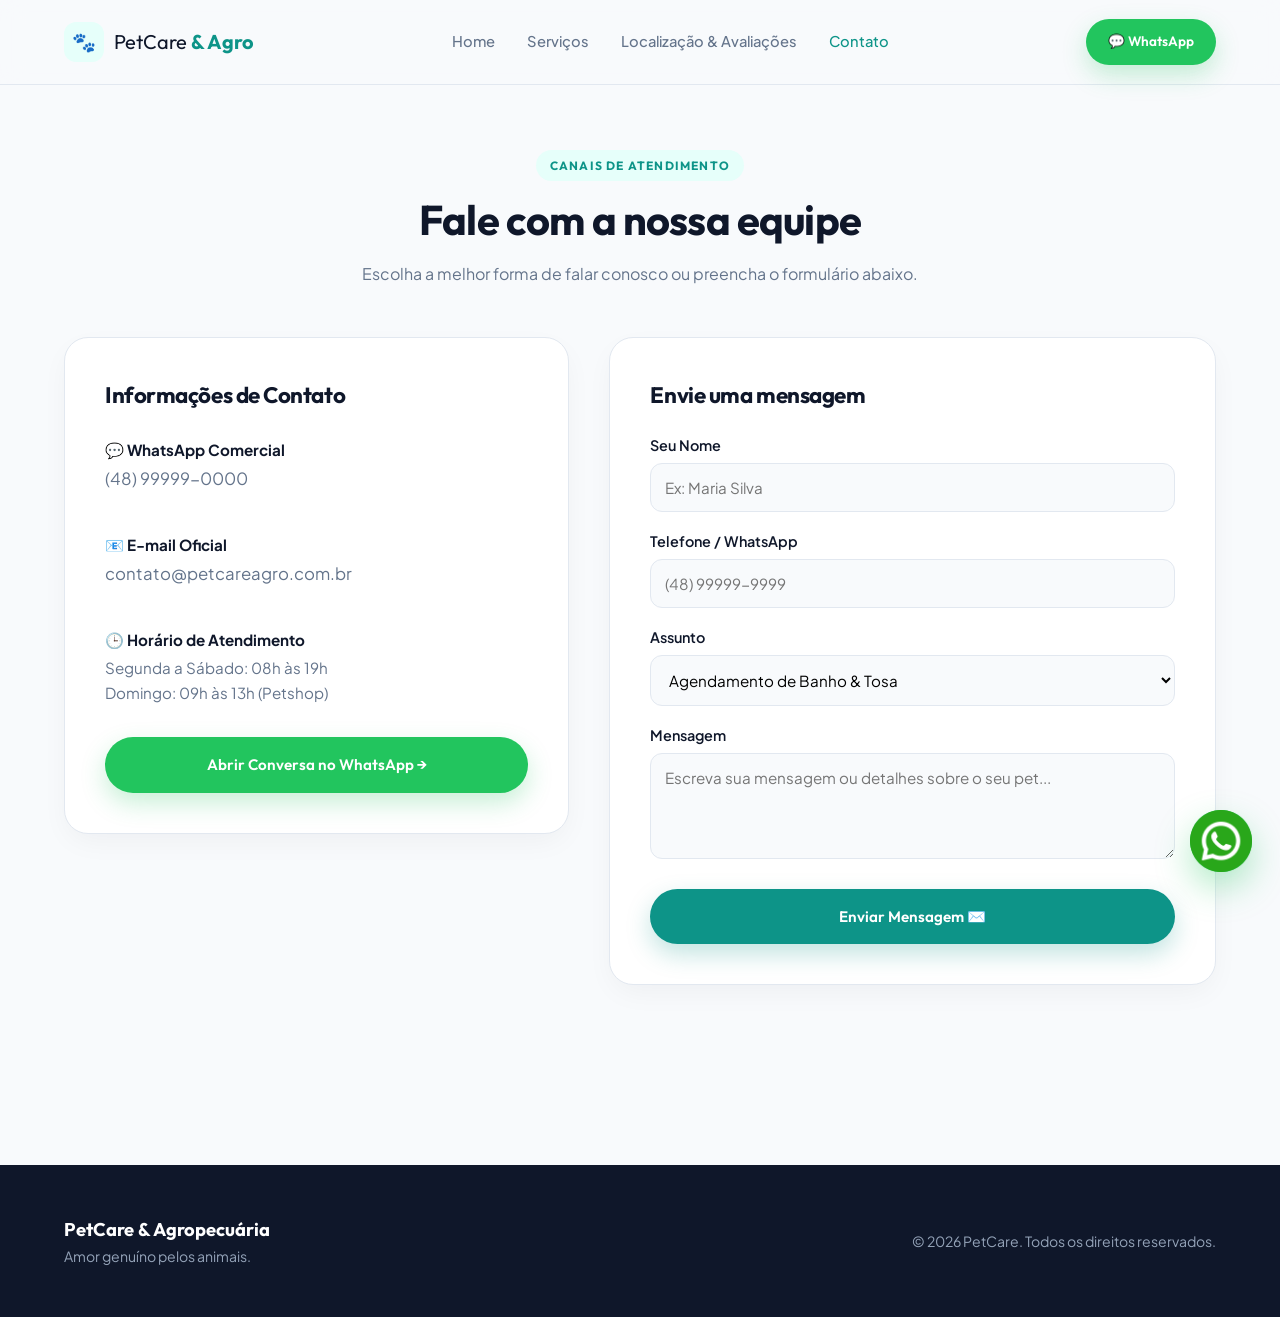
<file: contato.html>
<!DOCTYPE html>
<html lang="pt-BR">
<head>
  <meta charset="UTF-8" />
  <meta name="viewport" content="width=device-width, initial-scale=1.0" />
  <title>PetCare & Agro | Contato</title>
  <link rel="preconnect" href="https://fonts.googleapis.com">
  <link rel="preconnect" href="https://fonts.gstatic.com" crossorigin>
  <link href="https://fonts.googleapis.com/css2?family=Outfit:wght@500;600;700;800&family=Plus+Jakarta+Sans:wght@400;500;600&display=swap" rel="stylesheet">
  <link rel="stylesheet" href="style.css" />
</head>
<body>

  <header class="header" id="header">
    <div class="container nav-container">
      <a href="index.html" class="logo">
        <div class="logo-icon">🐾</div>
        <span>PetCare <strong>& Agro</strong></span>
      </a>

      <nav class="nav" id="nav">
        <a href="index.html" class="nav-link">Home</a>
        <a href="servicos.html" class="nav-link">Serviços</a>
        <a href="localizacao.html" class="nav-link">Localização & Avaliações</a>
        <a href="contato.html" class="nav-link active">Contato</a>
      </nav>

      <div class="header-actions">
        <a href="https://wa.me/5548999990000" target="_blank" class="btn btn-whatsapp btn-sm">💬 WhatsApp</a>
        <button class="menu-toggle" id="menuToggle" aria-label="Menu">
          <span></span><span></span><span></span>
        </button>
      </div>
    </div>
  </header>

  <main style="padding-top: 130px;">
    <section class="section" style="padding-top: 20px;">
      <div class="container">
        <div class="section-title" style="text-align: center; max-width: 600px; margin: 0 auto 50px;">
          <span class="badge-sub">CANAIS DE ATENDIMENTO</span>
          <h2>Fale com a nossa equipe</h2>
          <p style="color: var(--text-muted); margin-top: 12px;">Escolha a melhor forma de falar conosco ou preencha o formulário abaixo.</p>
        </div>

        <div class="contact-grid" style="display: grid; grid-template-columns: 1fr 1.2fr; gap: 40px; align-items: start;">
          
          <!-- COLUNA DA ESQUERDA: INFORMAÇÕES DIRETAS (WHATSAPP E E-MAIL) -->
          <div class="contact-info-card" style="background: #FFFFFF; padding: 40px; border-radius: var(--radius-lg); border: 1px solid var(--border); box-shadow: var(--shadow-subtle);">
            <h3 style="font-size: 1.4rem; margin-bottom: 24px;">Informações de Contato</h3>
            
            <div class="loc-box" style="margin-bottom: 32px;">
              <div class="loc-item" style="margin-bottom: 20px;">
                <strong>💬 WhatsApp Comercial</strong>
                <p style="color: var(--text-muted); font-size: 1.05rem;">(48) 99999-0000</p>
              </div>
              <div class="loc-item" style="margin-bottom: 20px;">
                <strong>📧 E-mail Oficial</strong>
                <p style="color: var(--text-muted); font-size: 1.05rem;">contato@petcareagro.com.br</p>
              </div>
              <div class="loc-item">
                <strong>🕒 Horário de Atendimento</strong>
                <p style="color: var(--text-muted); font-size: 0.95rem;">Segunda a Sábado: 08h às 19h<br>Domingo: 09h às 13h (Petshop)</p>
              </div>
            </div>

            <a href="https://wa.me/5548999990000?text=Ol%C3%A1!%20Gostaria%20de%20mais%20informações." target="_blank" class="btn btn-whatsapp btn-full" style="padding: 14px;">
              Abrir Conversa no WhatsApp →
            </a>
          </div>

          <!-- COLUNA DA DIREITA: FORMULÁRIO DE CONTATO -->
          <div class="contact-form-card" style="background: #FFFFFF; padding: 40px; border-radius: var(--radius-lg); border: 1px solid var(--border); box-shadow: var(--shadow-subtle);">
            <h3 style="font-size: 1.4rem; margin-bottom: 20px;">Envie uma mensagem</h3>
            
            <form onsubmit="event.preventDefault(); alert('Mensagem simulada enviada com sucesso! Em breve entraremos em contato.');" style="display: flex; flex-direction: column; gap: 18px;">
              <div>
                <label style="display: block; font-size: 0.9rem; font-weight: 600; margin-bottom: 6px;">Seu Nome</label>
                <input type="text" placeholder="Ex: Maria Silva" required style="width: 100%; padding: 14px; border-radius: 12px; border: 1px solid var(--border); font-family: inherit; font-size: 0.95rem; background: var(--bg);" />
              </div>

              <div>
                <label style="display: block; font-size: 0.9rem; font-weight: 600; margin-bottom: 6px;">Telefone / WhatsApp</label>
                <input type="tel" placeholder="(48) 99999-9999" required style="width: 100%; padding: 14px; border-radius: 12px; border: 1px solid var(--border); font-family: inherit; font-size: 0.95rem; background: var(--bg);" />
              </div>

              <div>
                <label style="display: block; font-size: 0.9rem; font-weight: 600; margin-bottom: 6px;">Assunto</label>
                <select style="width: 100%; padding: 14px; border-radius: 12px; border: 1px solid var(--border); font-family: inherit; font-size: 0.95rem; background: var(--bg);">
                  <option>Agendamento de Banho & Tosa</option>
                  <option>Consulta Veterinária</option>
                  <option>Tele-entrega de Ração</option>
                  <option>Dúvidas Gerais / Outros</option>
                </select>
              </div>

              <div>
                <label style="display: block; font-size: 0.9rem; font-weight: 600; margin-bottom: 6px;">Mensagem</label>
                <textarea rows="4" placeholder="Escreva sua mensagem ou detalhes sobre o seu pet..." required style="width: 100%; padding: 14px; border-radius: 12px; border: 1px solid var(--border); font-family: inherit; font-size: 0.95rem; background: var(--bg); resize: vertical;"></textarea>
              </div>

              <button type="submit" class="btn btn-primary btn-full" style="margin-top: 6px; padding: 16px;">
                Enviar Mensagem ✉️
              </button>
            </form>
          </div>

        </div>
      </div>
    </section>
  </main>

  <footer class="footer">
    <div class="container footer-flex">
      <div class="footer-brand">
        <strong>PetCare & Agropecuária</strong>
        <p>Amor genuíno pelos animais.</p>
      </div>
      <p class="copy">© 2026 PetCare. Todos os direitos reservados.</p>
    </div>
  </footer>

  <a href="https://wa.me/5548999990000" target="_blank" class="whatsapp-float">
    <img src="image/whatsapp.png" alt="Fale conosco!">
  </a>
  <script>
    const toggle = document.getElementById('menuToggle');
    const nav = document.getElementById('nav');
    toggle.addEventListener('click', () => { nav.classList.toggle('open'); });
  </script>
</body>
</html>
</file>
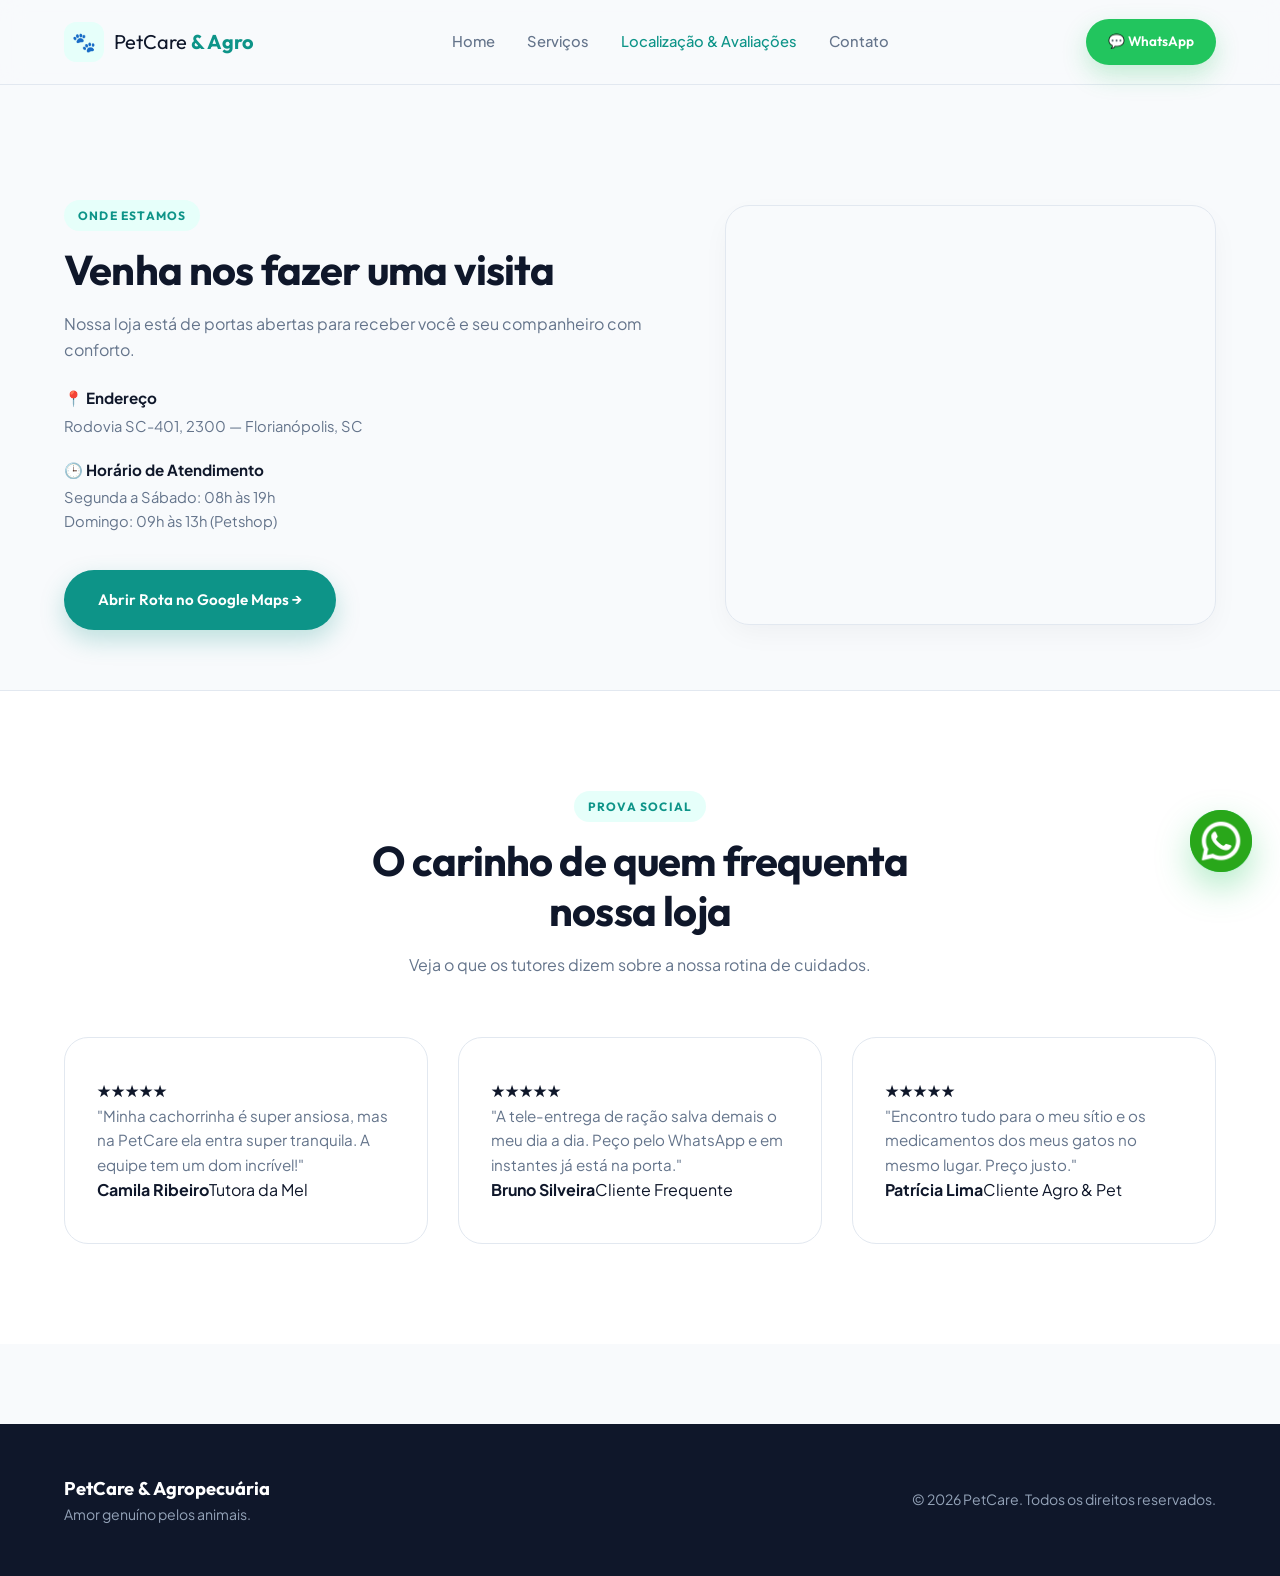
<file: localizacao.html>
<!DOCTYPE html>
<html lang="pt-BR">
<head>
  <meta charset="UTF-8" />
  <meta name="viewport" content="width=device-width, initial-scale=1.0" />
  <title>PetCare & Agro | Localização & Avaliações</title>
  <link rel="preconnect" href="https://fonts.googleapis.com">
  <link rel="preconnect" href="https://fonts.gstatic.com" crossorigin>
  <link href="https://fonts.googleapis.com/css2?family=Outfit:wght@500;600;700;800&family=Plus+Jakarta+Sans:wght@400;500;600&display=swap" rel="stylesheet">
  <link rel="stylesheet" href="style.css" />
</head>
<body>

  <header class="header" id="header">
    <div class="container nav-container">
      <a href="index.html" class="logo">
        <div class="logo-icon">🐾</div>
        <span>PetCare <strong>& Agro</strong></span>
      </a>

      <nav class="nav" id="nav">
        <a href="index.html" class="nav-link">Home</a>
        <a href="servicos.html" class="nav-link">Serviços</a>
        <a href="localizacao.html" class="nav-link active">Localização & Avaliações</a>
        <a href="contato.html" class="nav-link">Contato</a>
      </nav>

      <div class="header-actions">
        <a href="https://wa.me/5548999990000" target="_blank" class="btn btn-whatsapp btn-sm">💬 WhatsApp</a>
        <button class="menu-toggle" id="menuToggle" aria-label="Menu">
          <span></span><span></span><span></span>
        </button>
      </div>
    </div>
  </header>

  <main style="padding-top: 100px;">
    <!-- Seção Localização -->
    <section class="section" style="padding-bottom: 60px;">
      <div class="container location-grid">
        <div class="location-content">
          <span class="badge-sub">ONDE ESTAMOS</span>
          <h2>Venha nos fazer uma visita</h2>
          <p style="color: var(--text-muted); margin-bottom: 24px;">Nossa loja está de portas abertas para receber você e seu companheiro com conforto.</p>

          <div class="loc-box">
            <div class="loc-item">
              <strong>📍 Endereço</strong>
              <p>Rodovia SC-401, 2300 — Florianópolis, SC</p>
            </div>
            <div class="loc-item">
              <strong>🕒 Horário de Atendimento</strong>
              <p>Segunda a Sábado: 08h às 19h<br>Domingo: 09h às 13h (Petshop)</p>
            </div>
          </div>
          <a href="https://maps.google.com/?q=Florianopolis+SC" target="_blank" class="btn btn-primary">Abrir Rota no Google Maps →</a>
        </div>

        <div class="map-container">
          <iframe title="Mapa" src="https://www.google.com/maps/embed?pb=!1m18!1m12!1m3!1d56571.60336381373!2d-48.5982458!3d-27.5953778!2m3!1f0!2f0!3f0!3m2!1i1024!2i768!4f13.1!3m3!1m2!1s0x9527394eb2c632d7%3A0x81bc550b6a04c746!2sFlorian%C3%B3polis%2C%20SC!5e0!3m2!1spt-BR!2sbr!4v1700000000000" width="100%" height="100%" style="border:0;" loading="lazy"></iframe>
        </div>
      </div>
    </section>

    <!-- Seção Avaliações -->
    <section class="section" style="background: #FFFFFF; border-top: 1px solid var(--border);">
      <div class="container">
        <div class="section-title" style="text-align: center; max-width: 600px; margin: 0 auto 60px;">
          <span class="badge-sub">PROVA SOCIAL</span>
          <h2>O carinho de quem frequenta nossa loja</h2>
          <p style="color: var(--text-muted); margin-top: 12px;">Veja o que os tutores dizem sobre a nossa rotina de cuidados.</p>
        </div>

        <div class="testimonials-grid">
          <div class="testimonial-card">
            <div class="stars">★★★★★</div>
            <p>"Minha cachorrinha é super ansiosa, mas na PetCare ela entra super tranquila. A equipe tem um dom incrível!"</p>
            <div class="author"><strong>Camila Ribeiro</strong><span>Tutora da Mel</span></div>
          </div>
          <div class="testimonial-card">
            <div class="stars">★★★★★</div>
            <p>"A tele-entrega de ração salva demais o meu dia a dia. Peço pelo WhatsApp e em instantes já está na porta."</p>
            <div class="author"><strong>Bruno Silveira</strong><span>Cliente Frequente</span></div>
          </div>
          <div class="testimonial-card">
            <div class="stars">★★★★★</div>
            <p>"Encontro tudo para o meu sítio e os medicamentos dos meus gatos no mesmo lugar. Preço justo."</p>
            <div class="author"><strong>Patrícia Lima</strong><span>Cliente Agro & Pet</span></div>
          </div>
        </div>
      </div>
    </section>
  </main>

  <footer class="footer">
    <div class="container footer-flex">
      <div class="footer-brand">
        <strong>PetCare & Agropecuária</strong>
        <p>Amor genuíno pelos animais.</p>
      </div>
      <p class="copy">© 2026 PetCare. Todos os direitos reservados.</p>
    </div>
  </footer>

  <a href="https://wa.me/5548999990000" target="_blank" class="whatsapp-float">
    <img src="image/whatsapp.png" alt="Fale conosco!">
  </a>
  <script>
    const toggle = document.getElementById('menuToggle');
    const nav = document.getElementById('nav');
    toggle.addEventListener('click', () => { nav.classList.toggle('open'); });
  </script>
</body>
</html>
</file>
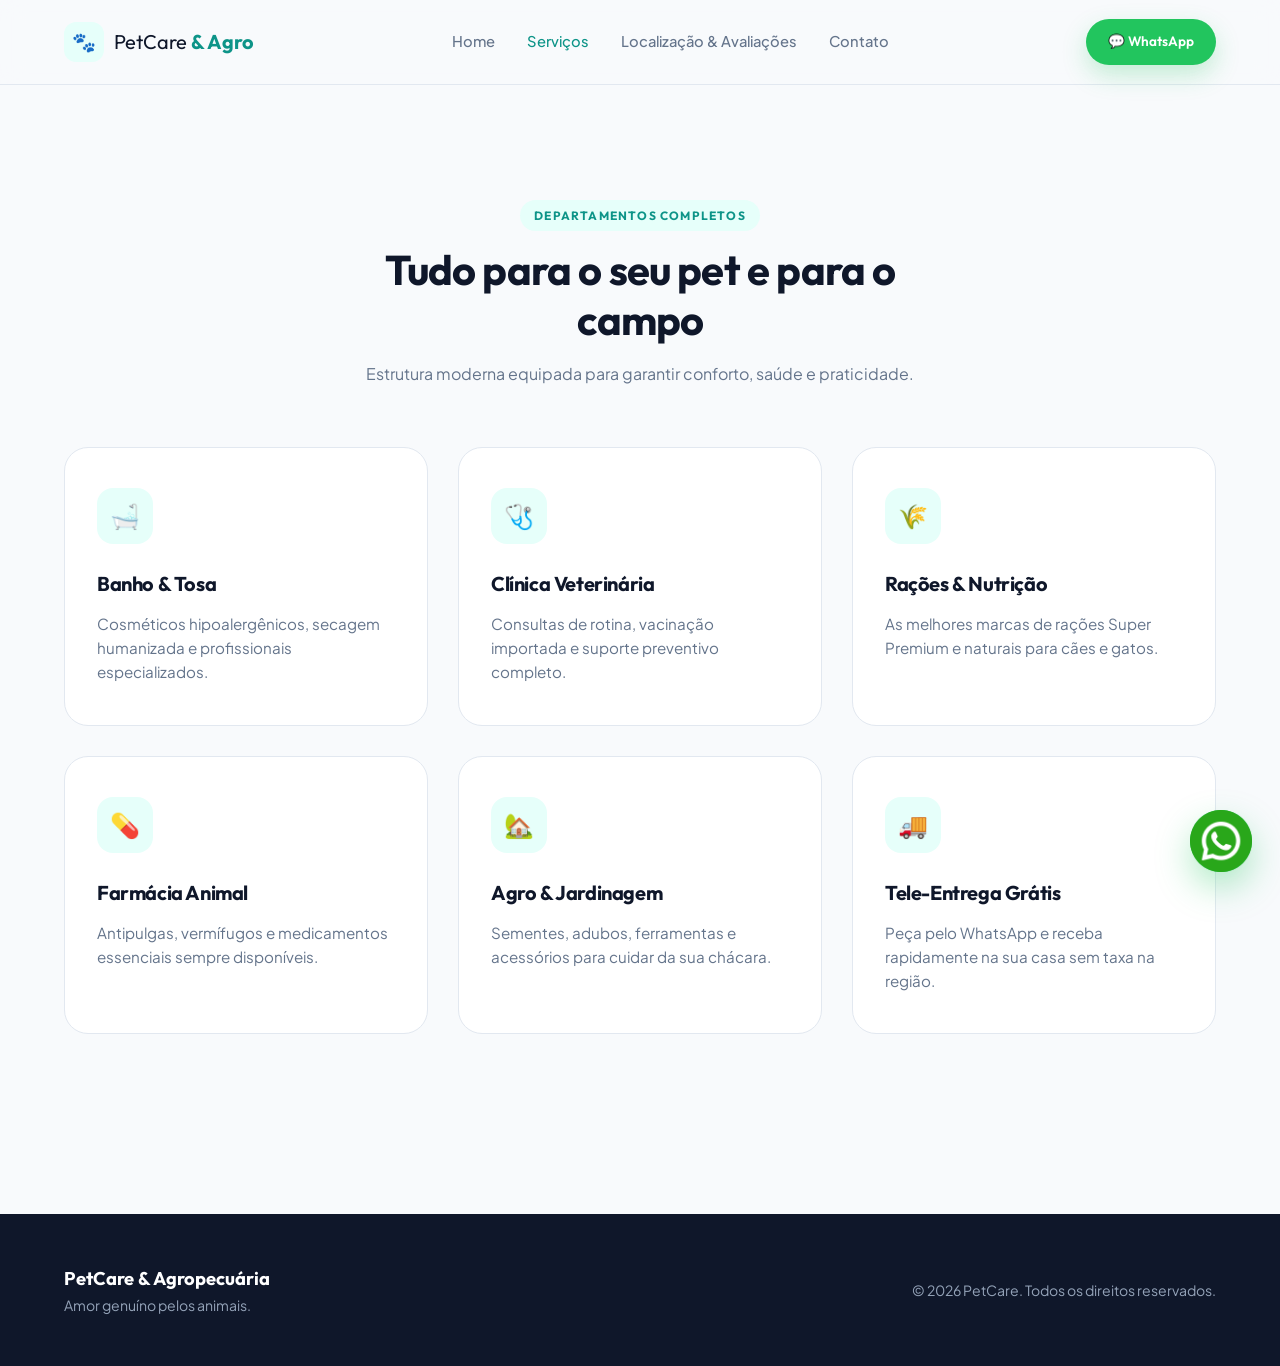
<file: servicos.html>
<!DOCTYPE html>
<html lang="pt-BR">
<head>
  <meta charset="UTF-8" />
  <meta name="viewport" content="width=device-width, initial-scale=1.0" />
  <title>PetCare & Agro | Serviços</title>
  <link rel="preconnect" href="https://fonts.googleapis.com">
  <link rel="preconnect" href="https://fonts.gstatic.com" crossorigin>
  <link href="https://fonts.googleapis.com/css2?family=Outfit:wght@500;600;700;800&family=Plus+Jakarta+Sans:wght@400;500;600&display=swap" rel="stylesheet">
  <link rel="stylesheet" href="style.css" />
</head>
<body>

  <header class="header" id="header">
    <div class="container nav-container">
      <a href="index.html" class="logo">
        <div class="logo-icon">🐾</div>
        <span>PetCare <strong>& Agro</strong></span>
      </a>

      <nav class="nav" id="nav">
        <a href="index.html" class="nav-link">Home</a>
        <a href="servicos.html" class="nav-link active">Serviços</a>
        <a href="localizacao.html" class="nav-link">Localização & Avaliações</a>
        <a href="contato.html" class="nav-link">Contato</a>
      </nav>

      <div class="header-actions">
        <a href="https://wa.me/5548999990000" target="_blank" class="btn btn-whatsapp btn-sm">💬 WhatsApp</a>
        <button class="menu-toggle" id="menuToggle" aria-label="Menu">
          <span></span><span></span><span></span>
        </button>
      </div>
    </div>
  </header>

  <main style="padding-top: 100px;">
    <section class="section">
      <div class="container">
        <div class="section-title" style="text-align: center; max-width: 600px; margin: 0 auto 60px;">
          <span class="badge-sub">DEPARTAMENTOS COMPLETOS</span>
          <h2>Tudo para o seu pet e para o campo</h2>
          <p style="color: var(--text-muted); margin-top: 12px;">Estrutura moderna equipada para garantir conforto, saúde e praticidade.</p>
        </div>

        <div class="services-grid">
          <div class="service-card">
            <div class="card-icon">🛁</div>
            <h3>Banho & Tosa</h3>
            <p>Cosméticos hipoalergênicos, secagem humanizada e profissionais especializados.</p>
          </div>
          <div class="service-card">
            <div class="card-icon">🩺</div>
            <h3>Clínica Veterinária</h3>
            <p>Consultas de rotina, vacinação importada e suporte preventivo completo.</p>
          </div>
          <div class="service-card">
            <div class="card-icon">🌾</div>
            <h3>Rações & Nutrição</h3>
            <p>As melhores marcas de rações Super Premium e naturais para cães e gatos.</p>
          </div>
          <div class="service-card">
            <div class="card-icon">💊</div>
            <h3>Farmácia Animal</h3>
            <p>Antipulgas, vermífugos e medicamentos essenciais sempre disponíveis.</p>
          </div>
          <div class="service-card">
            <div class="card-icon">🏡</div>
            <h3>Agro & Jardinagem</h3>
            <p>Sementes, adubos, ferramentas e acessórios para cuidar da sua chácara.</p>
          </div>
          <div class="service-card">
            <div class="card-icon">🚚</div>
            <h3>Tele-Entrega Grátis</h3>
            <p>Peça pelo WhatsApp e receba rapidamente na sua casa sem taxa na região.</p>
          </div>
        </div>
      </div>
    </section>
  </main>

  <footer class="footer">
    <div class="container footer-flex">
      <div class="footer-brand">
        <strong>PetCare & Agropecuária</strong>
        <p>Amor genuíno pelos animais.</p>
      </div>
      <p class="copy">© 2026 PetCare. Todos os direitos reservados.</p>
    </div>
  </footer>

  <a href="https://wa.me/5548999990000" target="_blank" class="whatsapp-float">
    <img src="image/whatsapp.png" alt="Fale conosco!">
  </a>
  <script>
    const toggle = document.getElementById('menuToggle');
    const nav = document.getElementById('nav');
    toggle.addEventListener('click', () => { nav.classList.toggle('open'); });
  </script>
</body>
</html>
</file>
<file: style.css>
:root {
  --bg: #F8FAFC;
  --card-bg: #FFFFFF;
  --primary: #0D9488;       /* Verde-água profissional */
  --primary-dark: #0F766E;
  --whatsapp: #22C55E;
  --whatsapp-hover: #16A34A;
  --text-main: #0F172A;     /* Azul escuro corporativo */
  --text-muted: #64748B;    /* Cinza elegante */
  --border: #E2E8F0;
  
  --font-heading: 'Outfit', sans-serif;
  --font-body: 'Plus Jakarta Sans', sans-serif;
  
  --radius-lg: 24px;
  --radius-md: 16px;
  --shadow-subtle: 0 10px 30px -5px rgba(15, 23, 42, 0.05);
  --shadow-hover: 0 20px 40px -10px rgba(13, 148, 136, 0.12);
  --transition: all 0.3s cubic-bezier(0.16, 1, 0.3, 1);
}

* {
  margin: 0;
  padding: 0;
  box-sizing: border-box;
}

html {
  scroll-behavior: smooth;
  scroll-padding-top: 90px;
}

body {
  font-family: var(--font-body);
  background-color: var(--bg);
  color: var(--text-main);
  line-height: 1.6;
}

a {
  text-decoration: none;
  color: inherit;
}

img {
  display: block;
  max-width: 100%;
}

.container {
  width: min(90%, 1180px);
  margin: 0 auto;
}

.section {
  padding: 100px 0;
}

/* TIPOGRAFIA */
h1, h2, h3 {
  font-family: var(--font-heading);
  font-weight: 700;
  letter-spacing: -0.02em;
}

h1 {
  font-size: clamp(2.5rem, 5vw, 3.8rem);
  line-height: 1.1;
  color: var(--text-main);
}

h2 {
  font-size: clamp(2rem, 3.5vw, 2.6rem);
  line-height: 1.2;
  color: var(--text-main);
  margin-bottom: 16px;
}

.badge-sub {
  display: inline-block;
  background: #E6FFFA;
  color: var(--primary);
  font-family: var(--font-heading);
  font-size: 0.75rem;
  font-weight: 700;
  letter-spacing: 0.1em;
  text-transform: uppercase;
  padding: 6px 14px;
  border-radius: 99px;
  margin-bottom: 14px;
}

/* BOTÕES */
.btn {
  display: inline-flex;
  align-items: center;
  justify-content: center;
  gap: 10px;
  padding: 16px 32px;
  border-radius: 99px;
  font-family: var(--font-heading);
  font-weight: 600;
  font-size: 0.95rem;
  transition: var(--transition);
  cursor: pointer;
  border: 2px solid transparent;
}

.btn-sm {
  padding: 10px 20px;
  font-size: 0.85rem;
}

.btn-full {
  width: 100%;
}

.btn-primary {
  background: var(--primary);
  color: #FFFFFF;
  box-shadow: 0 10px 25px rgba(13, 148, 136, 0.25);
}

.btn-primary:hover {
  background: var(--primary-dark);
  transform: translateY(-2px);
}

.btn-outline {
  background: transparent;
  border-color: var(--border);
  color: var(--text-main);
}

.btn-outline:hover {
  border-color: var(--primary);
  color: var(--primary);
  background: #FFFFFF;
}

.btn-whatsapp {
  background: var(--whatsapp);
  color: #FFFFFF;
  box-shadow: 0 10px 25px rgba(34, 197, 94, 0.25);
}

.btn-whatsapp:hover {
  background: var(--whatsapp-hover);
  transform: translateY(-2px);
}

/* HEADER */
.header {
  position: fixed;
  top: 0;
  left: 0;
  width: 100%;
  background: rgba(248, 250, 252, 0.85);
  backdrop-filter: blur(12px);
  border-bottom: 1px solid var(--border);
  z-index: 1000;
}

.nav-container {
  height: 84px;
  display: flex;
  align-items: center;
  justify-content: space-between;
}

.logo {
  display: flex;
  align-items: center;
  gap: 10px;
  font-family: var(--font-heading);
  font-size: 1.25rem;
  color: var(--text-main);
}

.logo-icon {
  width: 40px;
  height: 40px;
  background: #E6FFFA;
  color: var(--primary);
  border-radius: 12px;
  display: grid;
  place-items: center;
  font-size: 1.2rem;
}

.logo strong {
  color: var(--primary);
}

.nav {
  display: flex;
  align-items: center;
  gap: 32px;
}

.nav-link {
  font-size: 0.92rem;
  font-weight: 500;
  color: var(--text-muted);
  transition: var(--transition);
}

.nav-link:hover, .nav-link.active {
  color: var(--primary);
}

.header-actions {
  display: flex;
  align-items: center;
}

.menu-toggle {
  display: none;
  background: transparent;
  border: 0;
  width: 32px;
  cursor: pointer;
}

.menu-toggle span {
  display: block;
  width: 100%;
  height: 2px;
  background: var(--text-main);
  margin: 6px 0;
  transition: var(--transition);
}

/* HERO */
.hero {
  padding: 160px 0 100px;
  background: linear-gradient(180deg, #FFFFFF 0%, var(--bg) 100%);
}

.hero-grid, .features-grid, .location-grid {
  display: grid;
  grid-template-columns: 1.1fr 0.9fr;
  gap: 60px;
  align-items: center;
}

.hero-tag {
  display: inline-flex;
  align-items: center;
  gap: 10px;
  background: #FFFFFF;
  border: 1px solid var(--border);
  padding: 8px 16px;
  border-radius: 99px;
  font-size: 0.85rem;
  font-weight: 500;
  color: var(--text-muted);
  margin-bottom: 24px;
  box-shadow: var(--shadow-subtle);
}

.dot {
  width: 8px;
  height: 8px;
  background: var(--whatsapp);
  border-radius: 50%;
}

.hero h1 span {
  color: var(--primary);
}

.hero-desc {
  font-size: 1.1rem;
  color: var(--text-muted);
  margin: 24px 0 36px;
  max-width: 520px;
}

.hero-buttons {
  display: flex;
  flex-wrap: wrap;
  gap: 16px;
}

.image-frame {
  border-radius: var(--radius-lg);
  overflow: hidden;
  box-shadow: var(--shadow-hover);
}

.image-frame img {
  width: 100%;
  height: 480px;
  object-fit: cover;
}

/* CARDS DE SERVIÇOS */
.services-grid, .testimonials-grid {
  display: grid;
  grid-template-columns: repeat(3, 1fr);
  gap: 30px;
}

.service-card, .testimonial-card {
  background: #FFFFFF;
  padding: 40px 32px;
  border-radius: var(--radius-lg);
  border: 1px solid var(--border);
  transition: var(--transition);
}

.service-card:hover, .testimonial-card:hover {
  transform: translateY(-6px);
  border-color: var(--primary);
  box-shadow: var(--shadow-hover);
}

.card-icon {
  width: 56px;
  height: 56px;
  background: #E6FFFA;
  border-radius: 16px;
  display: grid;
  place-items: center;
  font-size: 1.5rem;
  margin-bottom: 24px;
}

.service-card h3 {
  font-size: 1.25rem;
  margin-bottom: 12px;
}

.service-card p, .testimonial-card p {
  color: var(--text-muted);
  font-size: 0.95rem;
}

/* LOCALIZAÇÃO E CONTATO */
.loc-box {
  display: flex;
  flex-direction: column;
  gap: 20px;
  margin: 24px 0 36px;
}

.loc-item strong {
  display: block;
  font-size: 0.95rem;
  margin-bottom: 4px;
}

.loc-item p {
  color: var(--text-muted);
  font-size: 0.92rem;
}

.map-container {
  height: 420px;
  border-radius: var(--radius-lg);
  overflow: hidden;
  border: 1px solid var(--border);
  box-shadow: var(--shadow-subtle);
}

/* FOOTER */
.footer {
  background: var(--text-main);
  color: #94A3B8;
  padding: 50px 0;
  margin-top: 80px;
}

.footer-flex {
  display: flex;
  justify-content: space-between;
  align-items: center;
  flex-wrap: wrap;
  gap: 20px;
}

.footer-brand strong {
  color: #FFFFFF;
  font-size: 1.15rem;
  font-family: var(--font-heading);
}

.footer-brand p, .copy {
  font-size: 0.88rem;
}

/* WHATSAPP FLUTUANTE */
.whatsapp-float {
  position: fixed;
  right: 28px;
  bottom: 28px;
  width: 62px;
  height: 62px;
  background: var(--whatsapp);
  color: #FFFFFF;
  border-radius: 50%;
  display: grid;
  place-items: center;
  font-size: 1.8rem;
  box-shadow: 0 15px 35px rgba(34, 197, 94, 0.35);
  z-index: 999;
  transition: var(--transition);
}

.whatsapp-float:hover {
  transform: scale(1.1);
  background: var(--whatsapp-hover);
}

/* RESPONSIVO */
@media (max-width: 960px) {
  .hero-grid, .features-grid, .location-grid {
    grid-template-columns: 1fr;
    gap: 40px;
  }
  .services-grid, .testimonials-grid {
    grid-template-columns: repeat(2, 1fr);
  }
}

@media (max-width: 680px) {
  .menu-toggle {
    display: block;
  }
  .nav {
    position: fixed;
    top: 84px;
    left: 0;
    width: 100%;
    background: #FFFFFF;
    flex-direction: column;
    padding: 32px 0;
    gap: 24px;
    border-bottom: 1px solid var(--border);
    transform: translateY(-150%);
    transition: var(--transition);
    box-shadow: var(--shadow-subtle);
  }
  .nav.open {
    transform: translateY(0);
  }
  .header-actions .btn-sm {
    display: none;
  }
  .services-grid, .testimonials-grid {
    grid-template-columns: 1fr;
  }
  .image-frame img {
    height: 320px;
  }
}
/* ESTILOS DO CARROSSEL DE FOTOS */
.carousel-wrapper {
  position: relative;
  display: flex;
  align-items: center;
}

.carousel-track {
  display: flex;
  gap: 20px;
  overflow-x: auto;
  scroll-behavior: smooth;
  scroll-snap-type: x mandatory;
  scrollbar-width: none; /* Oculta barra de rolagem no Firefox */
  padding: 10px 4px;
  width: 100%;
}

.carousel-track::-webkit-scrollbar {
  display: none; /* Oculta barra de rolagem no Chrome/Safari */
}

.carousel-item {
  flex: 0 0 320px; /* Largura fixa e compacta para cada foto */
  height: 220px;   /* Altura controlada para não ficar gigante */
  border-radius: var(--radius-md);
  overflow: hidden;
  border: 1px solid var(--border);
  box-shadow: var(--shadow-subtle);
  scroll-snap-align: start;
  background: #FFFFFF;
}

.carousel-item img {
  width: 100%;
  height: 100%;
  object-fit: cover;
  transition: transform 0.3s ease;
}

.carousel-item:hover img {
  transform: scale(1.03);
}

/* Botões de Navegação do Carrossel */
.carousel-btn {
  position: absolute;
  top: 50%;
  transform: translateY(-50%);
  width: 44px;
  height: 44px;
  background: #FFFFFF;
  color: var(--text-main);
  border: 1px solid var(--border);
  border-radius: 50%;
  font-size: 1.5rem;
  display: grid;
  place-items: center;
  cursor: pointer;
  z-index: 10;
  box-shadow: 0 4px 12px rgba(0,0,0,0.1);
  transition: var(--transition);
}

.carousel-btn:hover {
  background: var(--primary);
  color: #FFFFFF;
  border-color: var(--primary);
}

.prev-btn {
  left: -22px;
}

.next-btn {
  right: -22px;
}

/* Responsivo para celulares */
@media (max-width: 768px) {
  .carousel-item {
    flex: 0 0 260px;
    height: 180px;
  }
  .carousel-btn {
    display: none; /* Em celulares o usuário arrasta direto com o dedo */
  }
}
</file>
